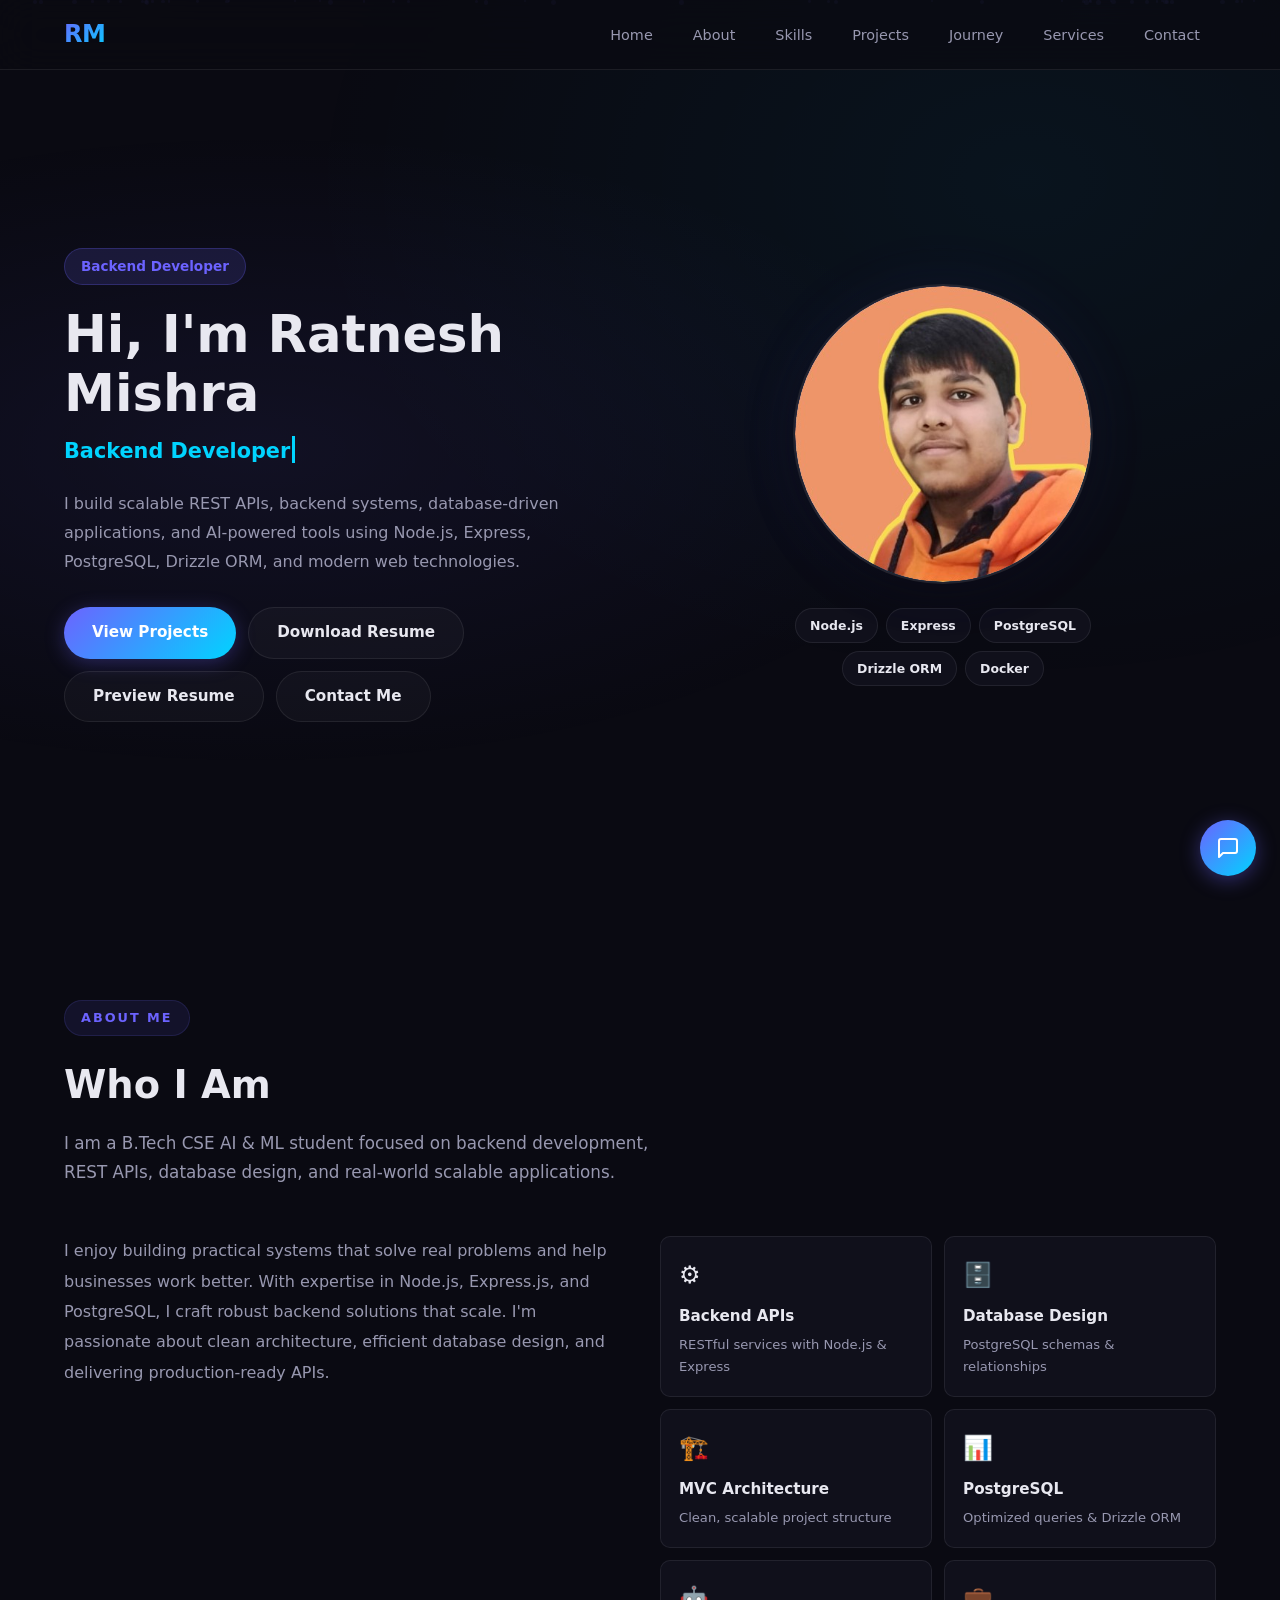
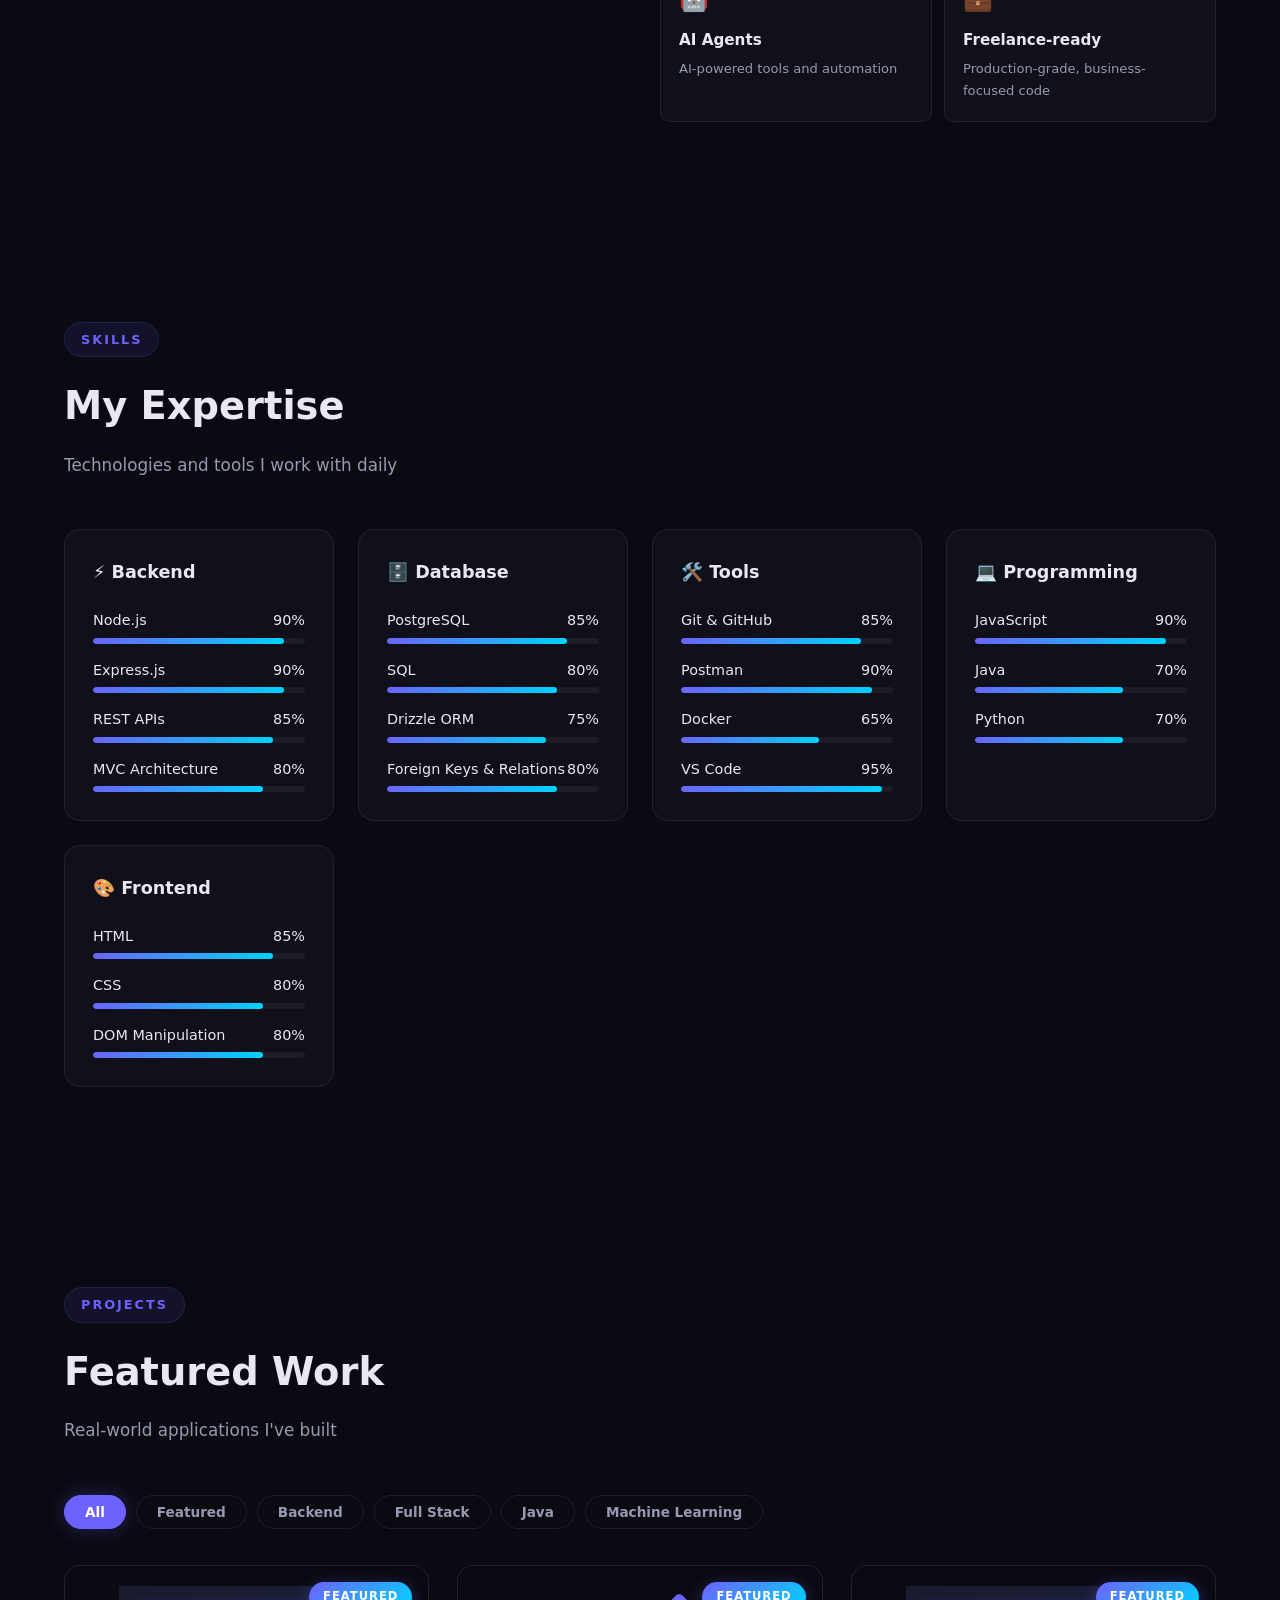
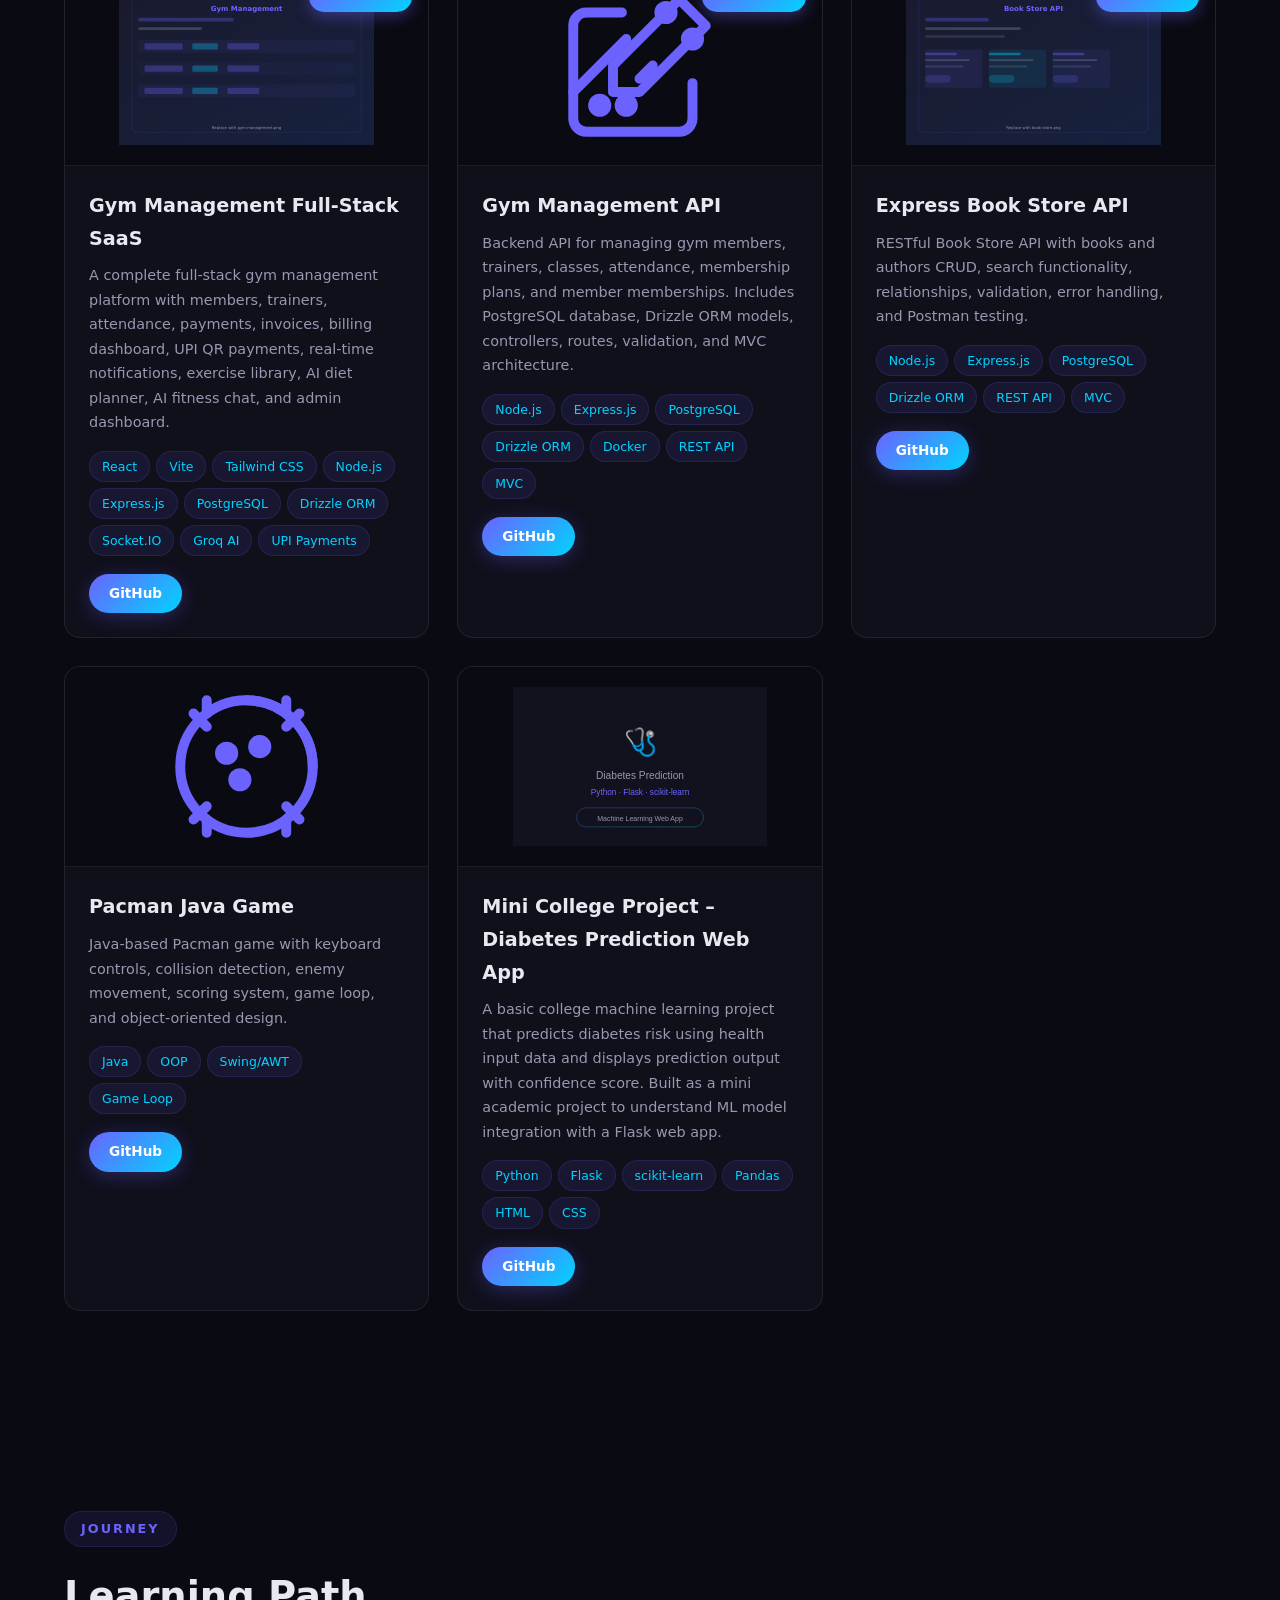
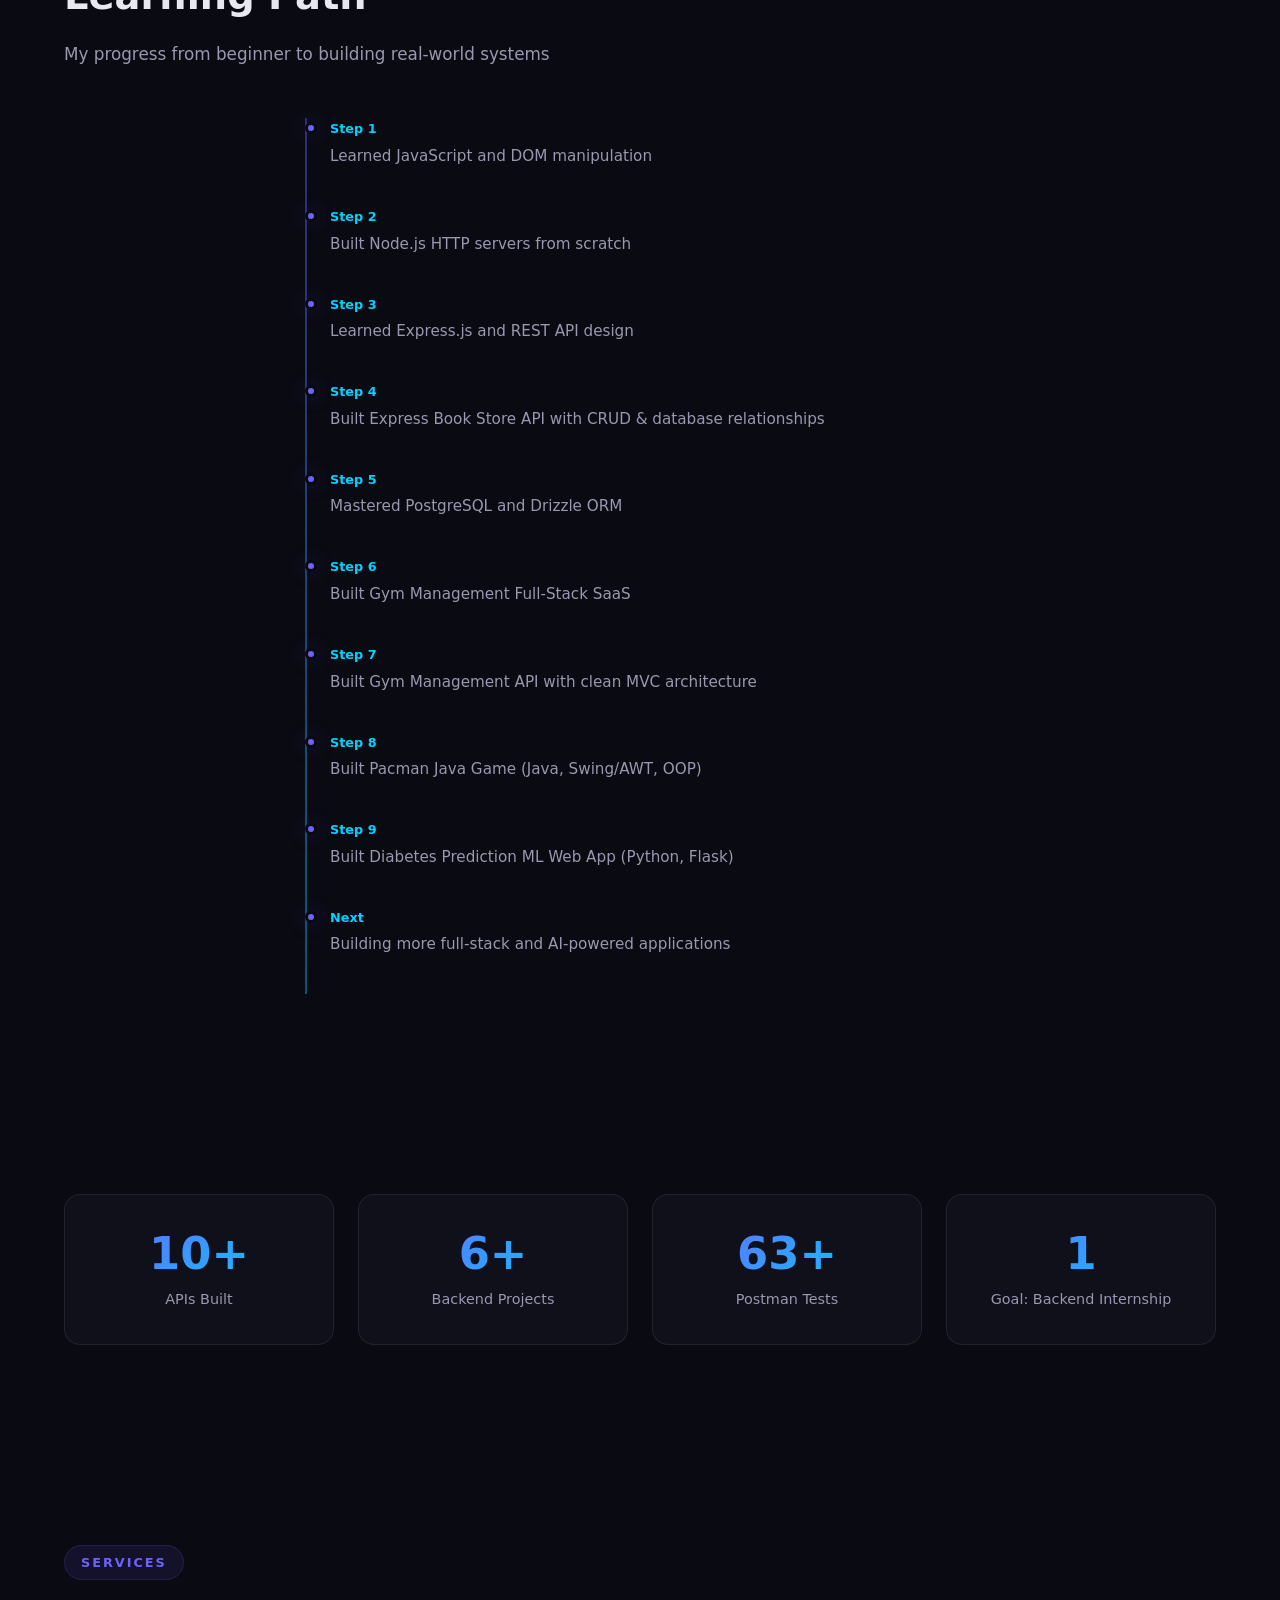
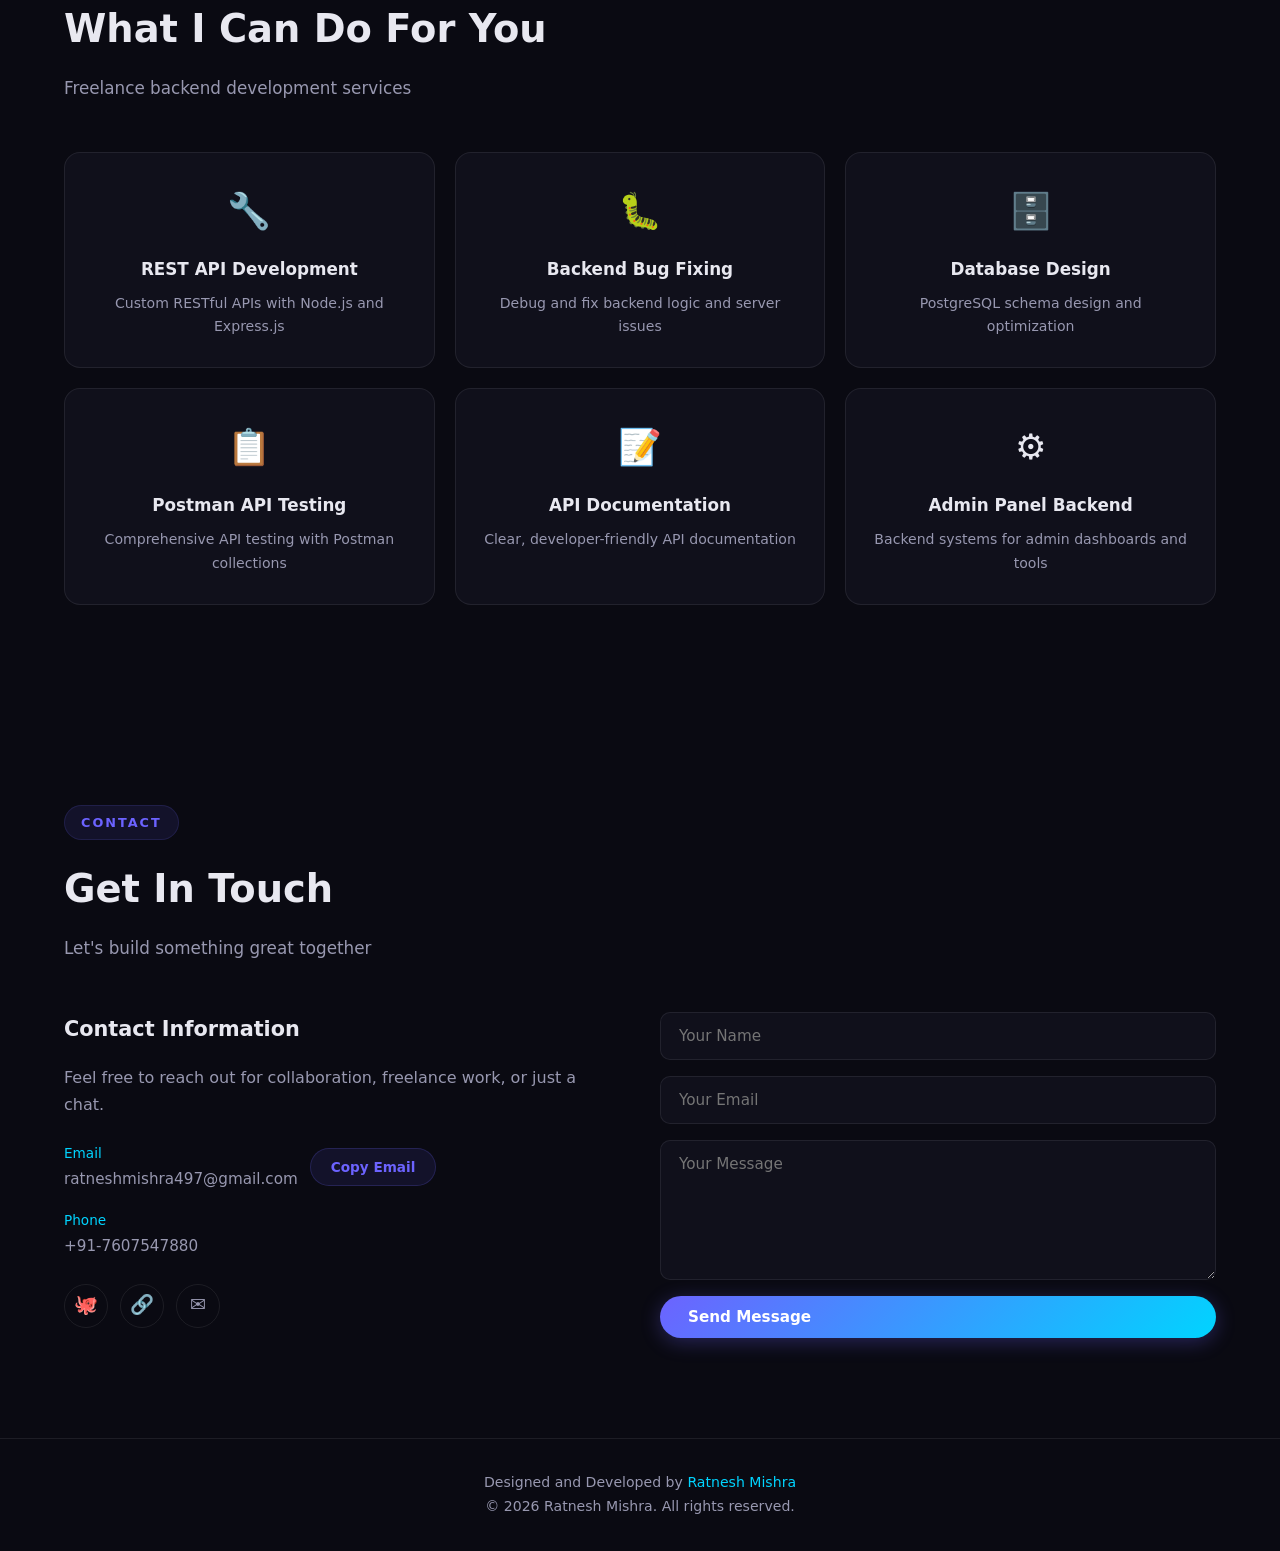
<file: index.html>
<!DOCTYPE html>
<html lang="en">
<head>
  <meta charset="UTF-8">
  <meta name="viewport" content="width=device-width, initial-scale=1.0">
  <title>Ratnesh Mishra | Full Stack Developer Portfolio</title>
  <meta name="description" content="Ratnesh Mishra — Full Stack & Backend Developer specializing in Node.js, Express.js, React, PostgreSQL, REST APIs, and Docker. View portfolio, projects, and resume.">
  <meta name="keywords" content="Full Stack Developer, Backend Developer, Node.js, Express.js, React.js, PostgreSQL, REST API, JavaScript, Docker, Python, Drizzle ORM, Portfolio">
  <meta name="author" content="Ratnesh Mishra">
  <meta name="robots" content="index, follow">
  <meta property="og:title" content="Ratnesh Mishra | Full Stack Developer Portfolio">
  <meta property="og:description" content="Full Stack & Backend Developer specializing in Node.js, Express.js, React, PostgreSQL, REST APIs, and Docker.">
  <meta property="og:type" content="website">
  <meta property="og:url" content="https://ratnesh-mishra-portfolio.netlify.app">
  <meta property="og:image" content="./assets/Ratnesh.jpg">
  <meta name="twitter:card" content="summary_large_image">
  <link rel="icon" type="image/svg+xml" href="data:image/svg+xml,%3Csvg xmlns='http://www.w3.org/2000/svg' viewBox='0 0 32 32'%3E%3Crect width='32' height='32' rx='6' fill='%236c63ff'/%3E%3Ctext x='16' y='22' font-size='18' font-weight='bold' text-anchor='middle' fill='white' font-family='sans-serif'%3ERM%3C/text%3E%3C/svg%3E">
  <link rel="stylesheet" href="./style.css">
  <link rel="stylesheet" href="./chatbot.css">
</head>
<body>

<!-- ==================== PRELOADER ==================== -->
<div class="preloader" id="preloader">
  <div class="preloader-spinner"></div>
  <p>Loading Ratnesh Portfolio...</p>
</div>

<!-- ==================== PARTICLES ==================== -->
<div class="particles" id="particles"></div>

<!-- ==================== NAVBAR ==================== -->
<nav class="navbar" id="navbar">
  <div class="container">
    <!-- EDIT: Change logo text if needed -->
    <a href="#home" class="nav-logo" aria-label="Home">RM</a>
    <ul class="nav-links" id="navLinks">
      <li><a href="#home" class="active">Home</a></li>
      <li><a href="#about">About</a></li>
      <li><a href="#skills">Skills</a></li>
      <li><a href="#projects">Projects</a></li>
      <li><a href="#journey">Journey</a></li>
      <li><a href="#services">Services</a></li>
      <li><a href="#contact">Contact</a></li>
    </ul>
    <button class="hamburger" id="hamburger" aria-label="Toggle navigation menu" aria-expanded="false">☰</button>
  </div>
</nav>

<!-- ==================== HERO ==================== -->
<section class="hero" id="home">
  <div class="hero-bg"></div>
  <div class="container">
    <div class="hero-text">
      <span class="badge">Backend Developer</span>
      <!-- EDIT: Change your name -->
      <h1>Hi, I'm Ratnesh Mishra</h1>
      <div class="typing-wrapper">
        <span class="typed-text" id="typed-text"></span><span class="cursor"></span>
      </div>
      <p class="hero-description">
        I build scalable REST APIs, backend systems, database-driven applications, and AI-powered tools
        using Node.js, Express, PostgreSQL, Drizzle ORM, and modern web technologies.
      </p>
      <div class="hero-buttons">
        <a href="#projects" class="btn btn-primary">View Projects</a>
        <a href="./assets/resume.pdf" class="btn btn-outline" target="_blank" rel="noopener noreferrer" download>Download Resume</a>
        <a href="./assets/resume.pdf" class="btn btn-outline" target="_blank" rel="noopener noreferrer">Preview Resume</a>
        <a href="#contact" class="btn btn-outline">Contact Me</a>
      </div>
    </div>

    <div class="hero-profile">
      <div class="profile-card" id="profileCard">
        <div class="profile-card-inner" id="profileCardInner">
          <img src="./assets/Ratnesh.jpg" alt="Ratnesh Mishra — Full Stack Developer" id="profileImg" onerror="this.onerror=null; this.parentElement.innerHTML='<div class=\'avatar-fallback\'><svg width=\'80\' height=\'80\' viewBox=\'0 0 24 24\' fill=\'none\' stroke=\'currentColor\' stroke-width=\'1.5\' stroke-linecap=\'round\' stroke-linejoin=\'round\'><path d=\'M20 21v-2a4 4 0 0 0-4-4H8a4 4 0 0 0-4 4v2\'/><circle cx=\'12\' cy=\'7\' r=\'4\'/></svg><span>RM</span></div>'">
        </div>
        <div class="profile-card-glow"></div>
        <div class="profile-card-ring"></div>
      </div>
      <div class="tech-strip">
        <span>Node.js</span>
        <span>Express</span>
        <span>PostgreSQL</span>
        <span>Drizzle ORM</span>
        <span>Docker</span>
      </div>
    </div>
  </div>
</section>

<!-- ==================== ABOUT ==================== -->
<section class="section" id="about">
  <div class="container">
    <span class="section-label reveal">About Me</span>
    <h2 class="section-title reveal">Who I Am</h2>
    <!-- EDIT: Update the about text -->
    <p class="section-subtitle reveal">
      I am a B.Tech CSE AI & ML student focused on backend development, REST APIs, database design,
      and real-world scalable applications.
    </p>

    <div class="about-grid">
      <div class="about-text reveal">
        <p>
          I enjoy building practical systems that solve real problems and help businesses work better.
          With expertise in Node.js, Express.js, and PostgreSQL, I craft robust backend solutions
          that scale. I'm passionate about clean architecture, efficient database design, and
          delivering production-ready APIs.
        </p>
      </div>
      <div class="about-highlights reveal">
        <div class="highlight-card">
          <div class="icon">⚙️</div>
          <h4>Backend APIs</h4>
          <p>RESTful services with Node.js & Express</p>
        </div>
        <div class="highlight-card">
          <div class="icon">🗄️</div>
          <h4>Database Design</h4>
          <p>PostgreSQL schemas & relationships</p>
        </div>
        <div class="highlight-card">
          <div class="icon">🏗️</div>
          <h4>MVC Architecture</h4>
          <p>Clean, scalable project structure</p>
        </div>
        <div class="highlight-card">
          <div class="icon">📊</div>
          <h4>PostgreSQL</h4>
          <p>Optimized queries & Drizzle ORM</p>
        </div>
        <div class="highlight-card">
          <div class="icon">🤖</div>
          <h4>AI Agents</h4>
          <p>AI-powered tools and automation</p>
        </div>
        <div class="highlight-card">
          <div class="icon">💼</div>
          <h4>Freelance-ready</h4>
          <p>Production-grade, business-focused code</p>
        </div>
      </div>
    </div>
  </div>
</section>

<!-- ==================== SKILLS ==================== -->
<section class="section" id="skills">
  <div class="container">
    <span class="section-label reveal">Skills</span>
    <h2 class="section-title reveal">My Expertise</h2>
    <p class="section-subtitle reveal">Technologies and tools I work with daily</p>

    <div class="skills-grid">
      <!-- Backend -->
      <div class="skill-group reveal">
        <h3>⚡ Backend</h3>
        <div class="skill-items">
          <div class="skill-item">
            <div class="name"><span>Node.js</span><span>90%</span></div>
            <div class="bar"><div class="bar-fill" data-width="90"></div></div>
          </div>
          <div class="skill-item">
            <div class="name"><span>Express.js</span><span>90%</span></div>
            <div class="bar"><div class="bar-fill" data-width="90"></div></div>
          </div>
          <div class="skill-item">
            <div class="name"><span>REST APIs</span><span>85%</span></div>
            <div class="bar"><div class="bar-fill" data-width="85"></div></div>
          </div>
          <div class="skill-item">
            <div class="name"><span>MVC Architecture</span><span>80%</span></div>
            <div class="bar"><div class="bar-fill" data-width="80"></div></div>
          </div>
        </div>
      </div>

      <!-- Database -->
      <div class="skill-group reveal">
        <h3>🗄️ Database</h3>
        <div class="skill-items">
          <div class="skill-item">
            <div class="name"><span>PostgreSQL</span><span>85%</span></div>
            <div class="bar"><div class="bar-fill" data-width="85"></div></div>
          </div>
          <div class="skill-item">
            <div class="name"><span>SQL</span><span>80%</span></div>
            <div class="bar"><div class="bar-fill" data-width="80"></div></div>
          </div>
          <div class="skill-item">
            <div class="name"><span>Drizzle ORM</span><span>75%</span></div>
            <div class="bar"><div class="bar-fill" data-width="75"></div></div>
          </div>
          <div class="skill-item">
            <div class="name"><span>Foreign Keys & Relations</span><span>80%</span></div>
            <div class="bar"><div class="bar-fill" data-width="80"></div></div>
          </div>
        </div>
      </div>

      <!-- Tools -->
      <div class="skill-group reveal">
        <h3>🛠️ Tools</h3>
        <div class="skill-items">
          <div class="skill-item">
            <div class="name"><span>Git & GitHub</span><span>85%</span></div>
            <div class="bar"><div class="bar-fill" data-width="85"></div></div>
          </div>
          <div class="skill-item">
            <div class="name"><span>Postman</span><span>90%</span></div>
            <div class="bar"><div class="bar-fill" data-width="90"></div></div>
          </div>
          <div class="skill-item">
            <div class="name"><span>Docker</span><span>65%</span></div>
            <div class="bar"><div class="bar-fill" data-width="65"></div></div>
          </div>
          <div class="skill-item">
            <div class="name"><span>VS Code</span><span>95%</span></div>
            <div class="bar"><div class="bar-fill" data-width="95"></div></div>
          </div>
        </div>
      </div>

      <!-- Programming -->
      <div class="skill-group reveal">
        <h3>💻 Programming</h3>
        <div class="skill-items">
          <div class="skill-item">
            <div class="name"><span>JavaScript</span><span>90%</span></div>
            <div class="bar"><div class="bar-fill" data-width="90"></div></div>
          </div>
          <div class="skill-item">
            <div class="name"><span>Java</span><span>70%</span></div>
            <div class="bar"><div class="bar-fill" data-width="70"></div></div>
          </div>
          <div class="skill-item">
            <div class="name"><span>Python</span><span>70%</span></div>
            <div class="bar"><div class="bar-fill" data-width="70"></div></div>
          </div>
        </div>
      </div>

      <!-- Frontend -->
      <div class="skill-group reveal">
        <h3>🎨 Frontend</h3>
        <div class="skill-items">
          <div class="skill-item">
            <div class="name"><span>HTML</span><span>85%</span></div>
            <div class="bar"><div class="bar-fill" data-width="85"></div></div>
          </div>
          <div class="skill-item">
            <div class="name"><span>CSS</span><span>80%</span></div>
            <div class="bar"><div class="bar-fill" data-width="80"></div></div>
          </div>
          <div class="skill-item">
            <div class="name"><span>DOM Manipulation</span><span>80%</span></div>
            <div class="bar"><div class="bar-fill" data-width="80"></div></div>
          </div>
        </div>
      </div>
    </div>
  </div>
</section>

<!-- ==================== PROJECTS ==================== -->
<section class="section" id="projects">
  <div class="container">
    <span class="section-label reveal">Projects</span>
    <h2 class="section-title reveal">Featured Work</h2>
    <p class="section-subtitle reveal">Real-world applications I've built</p>

    <div class="project-filters reveal" id="projectFilters">
      <button class="filter-btn active" data-filter="all">All</button>
      <button class="filter-btn" data-filter="featured">Featured</button>
      <button class="filter-btn" data-filter="backend">Backend</button>
      <button class="filter-btn" data-filter="fullstack">Full Stack</button>
      <button class="filter-btn" data-filter="java">Java</button>
      <button class="filter-btn" data-filter="ml">Machine Learning</button>
    </div>

    <div class="projects-grid" id="projectsGrid">

      <!-- Project 1: Gym Management Full-Stack SaaS (Main Featured) -->
      <div class="project-card reveal" data-category="fullstack" data-featured="true">
        <div class="project-featured">Featured</div>
        <div class="project-img-wrapper">
          <img src="./assets/gym-management.svg" alt="Gym Management Full-Stack SaaS dashboard preview" loading="lazy">
        </div>
        <div class="project-body">
          <h3>Gym Management Full-Stack SaaS</h3>
          <p>A complete full-stack gym management platform with members, trainers, attendance, payments, invoices, billing dashboard, UPI QR payments, real-time notifications, exercise library, AI diet planner, AI fitness chat, and admin dashboard.</p>
          <div class="project-tags">
            <span>React</span><span>Vite</span><span>Tailwind CSS</span>
            <span>Node.js</span><span>Express.js</span><span>PostgreSQL</span>
            <span>Drizzle ORM</span><span>Socket.IO</span><span>Groq AI</span><span>UPI Payments</span>
          </div>
          <div class="project-links">
            <a href="https://github.com/Ratnesh899/gym-fullstack-management-website" class="btn btn-primary btn-sm" target="_blank" rel="noopener noreferrer">GitHub</a>
          </div>
        </div>
      </div>

      <!-- Project 2: Gym Management API (Featured) -->
      <div class="project-card reveal" data-category="backend" data-featured="true">
        <div class="project-featured">Featured</div>
        <div class="project-img-wrapper">
          <img src="./assets/gym-management-api.svg" alt="Gym Management API architecture diagram" loading="lazy">
        </div>
        <div class="project-body">
          <h3>Gym Management API</h3>
          <p>Backend API for managing gym members, trainers, classes, attendance, membership plans, and member memberships. Includes PostgreSQL database, Drizzle ORM models, controllers, routes, validation, and MVC architecture.</p>
          <div class="project-tags">
            <span>Node.js</span><span>Express.js</span><span>PostgreSQL</span>
            <span>Drizzle ORM</span><span>Docker</span><span>REST API</span><span>MVC</span>
          </div>
          <div class="project-links">
            <a href="https://github.com/Ratnesh899/gym-management-api" class="btn btn-primary btn-sm" target="_blank" rel="noopener noreferrer">GitHub</a>
          </div>
        </div>
      </div>

      <!-- Project 3: Express Book Store API (Featured) -->
      <div class="project-card reveal" data-category="backend" data-featured="true">
        <div class="project-featured">Featured</div>
        <div class="project-img-wrapper">
          <img src="./assets/book-store.svg" alt="Express Book Store API data flow diagram" loading="lazy">
        </div>
        <div class="project-body">
          <h3>Express Book Store API</h3>
          <p>RESTful Book Store API with books and authors CRUD, search functionality, relationships, validation, error handling, and Postman testing.</p>
          <div class="project-tags">
            <span>Node.js</span><span>Express.js</span><span>PostgreSQL</span>
            <span>Drizzle ORM</span><span>REST API</span><span>MVC</span>
          </div>
          <div class="project-links">
            <a href="https://github.com/Ratnesh899/express-book-store" class="btn btn-primary btn-sm" target="_blank" rel="noopener noreferrer">GitHub</a>
          </div>
        </div>
      </div>

      <!-- Project 4: Pacman Java Game -->
      <div class="project-card reveal" data-category="java">
        <div class="project-img-wrapper">
          <img src="./assets/pacman.svg" alt="Pacman Java Game screenshot" loading="lazy" onerror="this.onerror=null; this.src='data:image/svg+xml,%3Csvg xmlns=%27http://www.w3.org/2000/svg%27 width=%27200%27 height=%27200%27 viewBox=%270 0 24 24%27 fill=%27none%27 stroke=%27%236c63ff%27 stroke-width=%271.5%27 stroke-linecap=%27round%27 stroke-linejoin=%27round%27%3E%3Ccircle cx=%2712%27 cy=%2712%27 r=%2710%27/%3E%3Cpath d=%27M12 2a10 10 0 0 1 10 10%27/%3E%3C/svg%3E'">
        </div>
        <div class="project-body">
          <h3>Pacman Java Game</h3>
          <p>Java-based Pacman game with keyboard controls, collision detection, enemy movement, scoring system, game loop, and object-oriented design.</p>
          <div class="project-tags">
            <span>Java</span><span>OOP</span><span>Swing/AWT</span><span>Game Loop</span>
          </div>
          <div class="project-links">
            <a href="https://github.com/Ratnesh899/pacman-java-game" class="btn btn-primary btn-sm" target="_blank" rel="noopener noreferrer">GitHub</a>
          </div>
        </div>
      </div>

      <!-- Project 5: Mini College Project – Diabetes Prediction Web App -->
      <div class="project-card reveal" data-category="ml">
        <div class="project-img-wrapper">
          <img src="./assets/diabetes-prediction.svg" alt="Diabetes Prediction Web App — ML health predictor interface" loading="lazy" onerror="this.onerror=null; this.src='data:image/svg+xml,%3Csvg xmlns=%27http://www.w3.org/2000/svg%27 width=%27200%27 height=%27200%27 viewBox=%270 0 24 24%27 fill=%27none%27 stroke=%27%236c63ff%27 stroke-width=%271.5%27 stroke-linecap=%27round%27 stroke-linejoin=%27round%27%3E%3Cpath d=%27M22 12h-4l-3 9L9 3l-3 9H2%27/%3E%3C/svg%3E'">
        </div>
        <div class="project-body">
          <h3>Mini College Project – Diabetes Prediction Web App</h3>
          <p>A basic college machine learning project that predicts diabetes risk using health input data and displays prediction output with confidence score. Built as a mini academic project to understand ML model integration with a Flask web app.</p>
          <div class="project-tags">
            <span>Python</span><span>Flask</span><span>scikit-learn</span>
            <span>Pandas</span><span>HTML</span><span>CSS</span>
          </div>
          <div class="project-links">
            <a href="https://github.com/Ratnesh899" class="btn btn-primary btn-sm" target="_blank" rel="noopener noreferrer">GitHub</a>
          </div>
        </div>
      </div>

    </div>
  </div>
</section>

<!-- ==================== JOURNEY ==================== -->
<section class="section" id="journey">
  <div class="container">
    <span class="section-label reveal">Journey</span>
    <h2 class="section-title reveal">Learning Path</h2>
    <p class="section-subtitle reveal">My progress from beginner to building real-world systems</p>

    <div class="timeline reveal">
      <div class="timeline-item">
        <div class="date">Step 1</div>
        <p>Learned JavaScript and DOM manipulation</p>
      </div>
      <div class="timeline-item">
        <div class="date">Step 2</div>
        <p>Built Node.js HTTP servers from scratch</p>
      </div>
      <div class="timeline-item">
        <div class="date">Step 3</div>
        <p>Learned Express.js and REST API design</p>
      </div>
      <div class="timeline-item">
        <div class="date">Step 4</div>
        <p>Built Express Book Store API with CRUD & database relationships</p>
      </div>
      <div class="timeline-item">
        <div class="date">Step 5</div>
        <p>Mastered PostgreSQL and Drizzle ORM</p>
      </div>
      <div class="timeline-item">
        <div class="date">Step 6</div>
        <p>Built Gym Management Full-Stack SaaS</p>
      </div>
      <div class="timeline-item">
        <div class="date">Step 7</div>
        <p>Built Gym Management API with clean MVC architecture</p>
      </div>
      <div class="timeline-item">
        <div class="date">Step 8</div>
        <p>Built Pacman Java Game (Java, Swing/AWT, OOP)</p>
      </div>
      <div class="timeline-item">
        <div class="date">Step 9</div>
        <p>Built Diabetes Prediction ML Web App (Python, Flask)</p>
      </div>
      <div class="timeline-item">
        <div class="date">Next</div>
        <p>Building more full-stack and AI-powered applications</p>
      </div>
    </div>
  </div>
</section>

<!-- ==================== STATS ==================== -->
<section class="section" id="stats">
  <div class="container">
    <!-- EDIT: Update stats numbers -->
    <div class="stats-grid reveal">
      <div class="stat-card">
        <div class="stat-number" data-target="10" data-suffix="+">0</div>
        <div class="stat-label">APIs Built</div>
      </div>
      <div class="stat-card">
        <div class="stat-number" data-target="6" data-suffix="+">0</div>
        <div class="stat-label">Backend Projects</div>
      </div>
      <div class="stat-card">
        <div class="stat-number" data-target="100" data-suffix="+">0</div>
        <div class="stat-label">Postman Tests</div>
      </div>
      <div class="stat-card">
        <div class="stat-number" data-target="1" data-suffix="">0</div>
        <div class="stat-label">Goal: Backend Internship</div>
      </div>
    </div>
  </div>
</section>

<!-- ==================== SERVICES ==================== -->
<section class="section" id="services">
  <div class="container">
    <span class="section-label reveal">Services</span>
    <h2 class="section-title reveal">What I Can Do For You</h2>
    <p class="section-subtitle reveal">Freelance backend development services</p>

    <div class="services-grid">
      <div class="service-card reveal">
        <div class="icon">🔧</div>
        <h4>REST API Development</h4>
        <p>Custom RESTful APIs with Node.js and Express.js</p>
      </div>
      <div class="service-card reveal">
        <div class="icon">🐛</div>
        <h4>Backend Bug Fixing</h4>
        <p>Debug and fix backend logic and server issues</p>
      </div>
      <div class="service-card reveal">
        <div class="icon">🗄️</div>
        <h4>Database Design</h4>
        <p>PostgreSQL schema design and optimization</p>
      </div>
      <div class="service-card reveal">
        <div class="icon">📋</div>
        <h4>Postman API Testing</h4>
        <p>Comprehensive API testing with Postman collections</p>
      </div>
      <div class="service-card reveal">
        <div class="icon">📝</div>
        <h4>API Documentation</h4>
        <p>Clear, developer-friendly API documentation</p>
      </div>
      <div class="service-card reveal">
        <div class="icon">⚙️</div>
        <h4>Admin Panel Backend</h4>
        <p>Backend systems for admin dashboards and tools</p>
      </div>
    </div>
  </div>
</section>

<!-- ==================== CONTACT ==================== -->
<section class="section" id="contact">
  <div class="container">
    <span class="section-label reveal">Contact</span>
    <h2 class="section-title reveal">Get In Touch</h2>
    <!-- EDIT: Update subtitle as needed -->
    <p class="section-subtitle reveal">Let's build something great together</p>

    <div class="contact-grid">
      <div class="contact-info reveal">
        <h3>Contact Information</h3>
        <p>Feel free to reach out for collaboration, freelance work, or just a chat.</p>

        <!-- EDIT: Update email -->
        <div class="contact-item">
          <div><div class="label">Email</div>
          <div class="value">ratneshmishra497@gmail.com</div></div>
          <button class="copy-btn" id="copyEmail">Copy Email</button>
        </div>

        <!-- EDIT: Update phone number -->
        <div class="contact-item">
          <div><div class="label">Phone</div>
          <div class="value">+91-7607547880</div></div>
        </div>

        <!-- EDIT: Update social links -->
        <div class="social-links">
          <a href="https://github.com/Ratnesh899" target="_blank" rel="noopener noreferrer" title="GitHub" aria-label="GitHub profile">🐙</a>
          <a href="https://www.linkedin.com/in/ratnesh-mishra-595a00312/" target="_blank" rel="noopener noreferrer" title="LinkedIn" aria-label="LinkedIn profile">🔗</a>
          <a href="mailto:ratneshmishra497@gmail.com" title="Email" aria-label="Send email">✉️</a>
        </div>
      </div>

      <form class="contact-form reveal" id="contactForm">
        <input type="text" placeholder="Your Name" required>
        <input type="email" placeholder="Your Email" required>
        <textarea placeholder="Your Message" required></textarea>
        <button type="submit" class="btn btn-primary">Send Message</button>
      </form>
    </div>
  </div>
</section>

<!-- ==================== FOOTER ==================== -->
<footer class="footer">
  <div class="container">
    <!-- EDIT: Update credit text -->
    <p>Designed and Developed by <span class="highlight">Ratnesh Mishra</span></p>
    <p>&copy; 2026 Ratnesh Mishra. All rights reserved.</p>
  </div>
</footer>

<!-- ==================== TOAST ==================== -->
<div class="toast" id="formToast">Message sent! I'll get back to you soon.</div>

<script src="./script.js"></script>
<script src="./chatbot.js"></script>
</body>
</html>
</file>
<file: style.css>
/* ========== CUSTOMIZATION: Edit colors here ========== */
:root {
  --bg-primary: #0a0a12;
  --bg-secondary: #12121e;
  --bg-card: rgba(18, 18, 30, 0.8);
  --text-primary: #e8e8f0;
  --text-secondary: #9898b0;
  --accent: #6c63ff;
  --accent-secondary: #00d4ff;
  --accent-glow: rgba(108, 99, 255, 0.3);
  --accent-gradient: linear-gradient(135deg, #6c63ff, #00d4ff);
  --border-glass: rgba(255, 255, 255, 0.08);
  --shadow-glow: 0 0 30px rgba(108, 99, 255, 0.15);
  --font-main: 'Segoe UI', system-ui, -apple-system, sans-serif;
  --font-mono: 'Fira Code', 'Cascadia Code', monospace;
  --nav-height: 70px;
  --radius: 16px;
  --radius-sm: 10px;
}

/* ========== Reset ========== */
*, *::before, *::after { margin: 0; padding: 0; box-sizing: border-box; }

html { scroll-behavior: smooth; }

::-webkit-scrollbar { width: 6px; }
::-webkit-scrollbar-track { background: var(--bg-primary); }
::-webkit-scrollbar-thumb { background: rgba(108,99,255,0.3); border-radius: 10px; }
::-webkit-scrollbar-thumb:hover { background: rgba(108,99,255,0.5); }

body {
  font-family: var(--font-main);
  background: var(--bg-primary);
  color: var(--text-primary);
  line-height: 1.7;
  overflow-x: hidden;
}

a { text-decoration: none; color: inherit; }
img { max-width: 100%; display: block; }
button { cursor: pointer; font-family: inherit; border: none; background: none; }
input, textarea { font-family: inherit; outline: none; }

:focus-visible {
  outline: 2px solid var(--accent);
  outline-offset: 3px;
  border-radius: 4px;
}

.container { max-width: 1200px; margin: 0 auto; padding: 0 24px; }

/* ========== Preloader ========== */
.preloader {
  position: fixed; inset: 0; z-index: 99999;
  background: var(--bg-primary);
  display: flex; flex-direction: column; align-items: center; justify-content: center;
  transition: opacity 0.6s ease, visibility 0.6s ease;
}

.preloader.hidden { opacity: 0; visibility: hidden; pointer-events: none; }

.preloader-spinner {
  width: 50px; height: 50px;
  border: 3px solid var(--border-glass);
  border-top-color: var(--accent);
  border-radius: 50%;
  animation: spin 0.8s linear infinite;
  margin-bottom: 16px;
}

@keyframes spin { to { transform: rotate(360deg); } }

.preloader p { color: var(--text-secondary); font-size: 0.95rem; letter-spacing: 1px; }

/* ========== Navbar ========== */
.navbar {
  position: fixed; top: 0; left: 0; right: 0; z-index: 1000;
  height: var(--nav-height);
  background: rgba(10, 10, 18, 0.7);
  backdrop-filter: blur(20px);
  -webkit-backdrop-filter: blur(20px);
  border-bottom: 1px solid var(--border-glass);
  transition: box-shadow 0.3s ease;
}

.navbar.scrolled { box-shadow: 0 4px 30px rgba(0, 0, 0, 0.3); }

.navbar .container {
  display: flex; align-items: center; justify-content: space-between;
  height: 100%;
}

.nav-logo {
  font-size: 1.5rem; font-weight: 800;
  background: var(--accent-gradient);
  -webkit-background-clip: text;
  -webkit-text-fill-color: transparent;
  background-clip: text;
  letter-spacing: -0.5px;
}

.nav-links {
  display: flex; gap: 8px; list-style: none;
}

.nav-links a {
  padding: 8px 16px; border-radius: var(--radius-sm);
  font-size: 0.9rem; font-weight: 500;
  color: var(--text-secondary);
  transition: all 0.3s ease;
  position: relative;
}

.nav-links a:hover, .nav-links a.active {
  color: var(--text-primary);
  background: rgba(108, 99, 255, 0.1);
}

.hamburger {
  display: none; font-size: 1.5rem; color: var(--text-primary);
  padding: 8px; border-radius: var(--radius-sm);
  transition: background 0.3s;
}

.hamburger:hover { background: rgba(255,255,255,0.05); }

/* ========== Hero ========== */
.hero {
  min-height: 100vh;
  display: flex; align-items: center;
  padding-top: var(--nav-height);
  position: relative;
  overflow: hidden;
}

.hero-bg {
  position: absolute; inset: 0;
  background: radial-gradient(ellipse at 20% 50%, rgba(108,99,255,0.08) 0%, transparent 50%),
              radial-gradient(ellipse at 80% 20%, rgba(0,212,255,0.05) 0%, transparent 50%);
  pointer-events: none;
}

.hero .container {
  display: grid; grid-template-columns: 1fr 1fr; gap: 60px;
  align-items: center; position: relative; z-index: 1;
}

.hero-text .badge {
  display: inline-block;
  padding: 6px 16px;
  border-radius: 50px;
  background: rgba(108,99,255,0.15);
  border: 1px solid rgba(108,99,255,0.25);
  color: var(--accent);
  font-size: 0.85rem; font-weight: 600;
  margin-bottom: 20px;
}

.hero-text h1 {
  font-size: 3.2rem; font-weight: 800;
  line-height: 1.15;
  margin-bottom: 12px;
}

.typing-wrapper {
  font-size: 1.3rem; color: var(--text-secondary);
  margin-bottom: 20px; min-height: 36px;
}

.typing-wrapper .typed-text { color: var(--accent-secondary); font-weight: 600; }

.cursor {
  display: inline-block; width: 3px; height: 1.3em;
  background: var(--accent-secondary);
  margin-left: 2px; vertical-align: text-bottom;
  animation: blink 0.7s step-end infinite;
}

@keyframes blink { 50% { opacity: 0; } }

.hero-description {
  color: var(--text-secondary);
  font-size: 1rem; line-height: 1.8;
  margin-bottom: 30px; max-width: 520px;
}

.hero-buttons { display: flex; gap: 12px; flex-wrap: wrap; }

.btn {
  padding: 12px 28px; border-radius: 50px; font-size: 0.95rem;
  font-weight: 600; transition: all 0.3s ease;
  display: inline-flex; align-items: center; gap: 8px;
}

.btn-primary {
  background: var(--accent-gradient);
  color: #fff; box-shadow: 0 4px 20px var(--accent-glow);
}

.btn-primary:hover {
  transform: translateY(-2px);
  box-shadow: 0 6px 28px var(--accent-glow);
}

.btn-outline {
  border: 1px solid var(--border-glass);
  color: var(--text-primary);
  background: rgba(255,255,255,0.03);
}

.btn-outline:hover {
  border-color: var(--accent);
  background: rgba(108,99,255,0.1);
  transform: translateY(-2px);
}

.hero-profile {
  display: flex; flex-direction: column; align-items: center; justify-content: center;
}

.profile-card {
  position: relative;
  width: 300px; height: 300px;
  border-radius: 50%;
  background: var(--bg-card);
  border: 2px solid var(--border-glass);
  overflow: hidden;
  transform-style: preserve-3d;
  perspective: 1200px;
  transition: transform 0.1s ease;
  cursor: pointer;
  box-shadow: 0 8px 40px rgba(0,0,0,0.4), 0 0 60px rgba(108,99,255,0.1);
}

.profile-card-inner {
  width: 100%; height: 100%;
  position: relative;
  transform-style: preserve-3d;
  border-radius: 50%;
  overflow: hidden;
}

.profile-card img {
  width: 100%; height: 100%;
  object-fit: cover;
  object-position: center;
  border-radius: 50%;
  transition: transform 0.4s ease;
}

.profile-card:hover img {
  transform: scale(1.05);
}

.profile-card-glow {
  position: absolute; inset: -4px;
  border-radius: 50%;
  background: var(--accent-gradient);
  z-index: -1;
  opacity: 0.5;
  filter: blur(18px);
  animation: glow-pulse 3s ease-in-out infinite;
}

@keyframes glow-pulse {
  0%, 100% { opacity: 0.35; filter: blur(18px); }
  50% { opacity: 0.7; filter: blur(25px); }
}

.profile-card-ring {
  position: absolute;
  inset: -3px;
  border-radius: 50%;
  border: 2px solid transparent;
  background: var(--accent-gradient) border-box;
  -webkit-mask: linear-gradient(#fff 0 0) padding-box, linear-gradient(#fff 0 0);
  -webkit-mask-composite: xor;
  mask-composite: exclude;
  animation: ring-spin 4s linear infinite;
  pointer-events: none;
}

@keyframes ring-spin {
  to { transform: rotate(360deg); }
}

.avatar-fallback {
  width: 100%; height: 100%;
  display: flex; flex-direction: column;
  align-items: center; justify-content: center;
  background: var(--bg-card);
  color: var(--text-secondary);
  gap: 12px;
}

.avatar-fallback svg { width: 64px; height: 64px; opacity: 0.5; }
.avatar-fallback span {
  font-size: 1.2rem; font-weight: 700;
  color: var(--accent);
  letter-spacing: 1px;
}

.tech-strip {
  display: flex;
  flex-wrap: wrap;
  justify-content: center;
  gap: 8px;
  margin-top: 24px;
  max-width: 340px;
}

.tech-strip span {
  padding: 6px 14px;
  border-radius: 50px;
  background: var(--bg-card);
  border: 1px solid var(--border-glass);
  font-size: 0.78rem;
  font-weight: 600;
  color: var(--text-primary);
  transition: all 0.3s ease;
  white-space: nowrap;
}

.tech-strip span:hover {
  border-color: var(--accent);
  transform: translateY(-2px);
  box-shadow: 0 0 16px var(--accent-glow);
}

/* ========== Section Common ========== */
.section {
  padding: 100px 0;
  position: relative;
}

.section-label {
  display: inline-block;
  padding: 6px 16px;
  border-radius: 50px;
  background: rgba(108,99,255,0.1);
  border: 1px solid rgba(108,99,255,0.15);
  color: var(--accent);
  font-size: 0.8rem; font-weight: 600;
  text-transform: uppercase; letter-spacing: 2px;
  margin-bottom: 16px;
}

.section-title {
  font-size: 2.4rem; font-weight: 800;
  margin-bottom: 12px;
}

.section-subtitle {
  color: var(--text-secondary);
  font-size: 1.05rem;
  max-width: 600px;
  margin-bottom: 50px;
}

/* ========== About ========== */
.about-grid {
  display: grid; grid-template-columns: 1fr 1fr; gap: 40px;
}

.about-text p {
  color: var(--text-secondary);
  font-size: 1rem;
  line-height: 1.9;
}

.about-highlights {
  display: grid; grid-template-columns: 1fr 1fr; gap: 12px;
}

.highlight-card {
  padding: 18px;
  border-radius: var(--radius-sm);
  background: var(--bg-card);
  border: 1px solid var(--border-glass);
  transition: all 0.3s ease;
}

.highlight-card:hover {
  border-color: var(--accent);
  transform: translateY(-3px);
  box-shadow: var(--shadow-glow);
}

.highlight-card .icon { font-size: 1.5rem; margin-bottom: 8px; }
.highlight-card h4 { font-size: 0.95rem; margin-bottom: 4px; }
.highlight-card p { font-size: 0.82rem; color: var(--text-secondary); }

/* ========== Skills ========== */
.skills-grid {
  display: grid; grid-template-columns: repeat(auto-fit, minmax(240px, 1fr));
  gap: 24px;
}

.skill-group {
  padding: 28px;
  border-radius: var(--radius);
  background: var(--bg-card);
  border: 1px solid var(--border-glass);
  transition: all 0.3s ease;
}

.skill-group:hover {
  border-color: var(--accent);
  transform: translateY(-4px);
  box-shadow: var(--shadow-glow);
}

.skill-group h3 {
  font-size: 1.1rem; margin-bottom: 20px;
  display: flex; align-items: center; gap: 8px;
}

.skill-items { display: flex; flex-direction: column; gap: 14px; }

.skill-item { }

.skill-item .name {
  display: flex; justify-content: space-between;
  font-size: 0.9rem; margin-bottom: 5px;
}

.skill-item .bar {
  height: 6px; border-radius: 10px;
  background: rgba(255,255,255,0.06);
  overflow: hidden;
}

.skill-item .bar-fill {
  height: 100%; border-radius: 10px;
  background: var(--accent-gradient);
  width: 0;
  transition: width 1s ease;
}

/* ========== Project Filters ========== */
.project-filters {
  display: flex; flex-wrap: wrap; gap: 10px;
  margin-bottom: 36px;
}

.filter-btn {
  padding: 8px 20px;
  border-radius: 50px;
  border: 1px solid var(--border-glass);
  background: transparent;
  color: var(--text-secondary);
  font-size: 0.85rem; font-weight: 600;
  cursor: pointer;
  transition: all 0.3s ease;
}

.filter-btn:hover, .filter-btn.active {
  background: var(--accent);
  color: #fff;
  border-color: var(--accent);
  box-shadow: 0 0 20px var(--accent-glow);
}

/* ========== Projects ========== */
.projects-grid {
  display: grid; grid-template-columns: repeat(auto-fit, minmax(340px, 1fr));
  gap: 28px;
}

.project-card {
  border-radius: var(--radius);
  background: var(--bg-card);
  border: 1px solid var(--border-glass);
  overflow: hidden;
  transition: all 0.4s ease;
  transform-style: preserve-3d;
  perspective: 1000px;
  position: relative;
}

.project-card:hover {
  border-color: var(--accent);
  box-shadow: 0 0 40px var(--accent-glow), var(--shadow-glow);
  transform: translateY(-6px);
}

.project-img-wrapper {
  width: 100%; height: 200px;
  overflow: hidden;
  border-bottom: 1px solid var(--border-glass);
  background: var(--bg-primary);
}

.project-img-wrapper img {
  width: 100%; height: 100%;
  object-fit: contain;
  padding: 20px;
  transition: transform 0.5s ease;
}

.project-card:hover .project-img-wrapper img {
  transform: scale(1.08);
}

.project-featured {
  position: absolute;
  top: 16px; right: 16px;
  z-index: 2;
  padding: 5px 14px;
  border-radius: 50px;
  background: var(--accent-gradient);
  color: #fff;
  font-size: 0.72rem; font-weight: 700;
  text-transform: uppercase;
  letter-spacing: 1px;
  box-shadow: 0 4px 16px rgba(108, 99, 255, 0.4);
  animation: featured-pulse 2s ease-in-out infinite;
}

@keyframes featured-pulse {
  0%, 100% { box-shadow: 0 4px 16px rgba(108, 99, 255, 0.4); }
  50% { box-shadow: 0 4px 28px rgba(108, 99, 255, 0.7); }
}

.project-body {
  padding: 24px;
}

.project-body h3 {
  font-size: 1.2rem; margin-bottom: 8px;
}

.project-body p {
  color: var(--text-secondary);
  font-size: 0.9rem; line-height: 1.7;
  margin-bottom: 16px;
}

.project-tags {
  display: flex; flex-wrap: wrap; gap: 6px; margin-bottom: 18px;
}

.project-tags span {
  padding: 4px 12px; border-radius: 50px;
  background: rgba(108,99,255,0.1);
  border: 1px solid rgba(108,99,255,0.15);
  font-size: 0.78rem; font-weight: 500;
  color: var(--accent-secondary);
  transition: all 0.3s ease;
}

.project-tags span:hover {
  background: rgba(108,99,255,0.2);
  transform: translateY(-1px);
}

.project-links { display: flex; gap: 10px; }

.project-links .btn {
  padding: 8px 20px; font-size: 0.85rem;
}

/* ========== Journey Timeline ========== */
.timeline {
  position: relative;
  max-width: 700px;
  margin: 0 auto;
  padding-left: 40px;
}

.timeline::before {
  content: '';
  position: absolute; left: 15px; top: 0; bottom: 0;
  width: 2px;
  background: var(--accent-gradient);
  opacity: 0.4;
}

.timeline-item {
  position: relative;
  padding-bottom: 36px;
}

.timeline-item::before {
  content: '';
  position: absolute; left: -25px; top: 4px;
  width: 12px; height: 12px;
  border-radius: 50%;
  background: var(--accent);
  border: 3px solid var(--bg-primary);
  box-shadow: 0 0 20px var(--accent-glow);
}

.timeline-item .date {
  font-size: 0.8rem; color: var(--accent-secondary);
  font-weight: 600; margin-bottom: 4px;
}

.timeline-item p {
  color: var(--text-secondary);
  font-size: 0.95rem;
}

/* ========== Stats ========== */
.stats-grid {
  display: grid; grid-template-columns: repeat(4, 1fr); gap: 24px;
}

.stat-card {
  padding: 32px 20px;
  text-align: center;
  border-radius: var(--radius);
  background: var(--bg-card);
  border: 1px solid var(--border-glass);
  transition: all 0.3s ease;
}

.stat-card:hover {
  border-color: var(--accent);
  transform: translateY(-4px);
  box-shadow: var(--shadow-glow);
}

.stat-number {
  font-size: 2.8rem; font-weight: 800;
  background: var(--accent-gradient);
  -webkit-background-clip: text;
  -webkit-text-fill-color: transparent;
  background-clip: text;
  line-height: 1.2;
}

.stat-label {
  font-size: 0.9rem; color: var(--text-secondary);
  margin-top: 6px;
}

/* ========== Services ========== */
.services-grid {
  display: grid; grid-template-columns: repeat(auto-fit, minmax(280px, 1fr));
  gap: 20px;
}

.service-card {
  padding: 28px;
  border-radius: var(--radius);
  background: var(--bg-card);
  border: 1px solid var(--border-glass);
  transition: all 0.3s ease;
  text-align: center;
}

.service-card:hover {
  border-color: var(--accent);
  transform: translateY(-4px);
  box-shadow: var(--shadow-glow);
}

.service-card .icon {
  font-size: 2.2rem; margin-bottom: 14px;
}

.service-card h4 {
  font-size: 1.05rem; margin-bottom: 8px;
}

.service-card p {
  color: var(--text-secondary);
  font-size: 0.88rem;
}

/* ========== Contact ========== */
.contact-grid {
  display: grid; grid-template-columns: 1fr 1fr; gap: 40px;
}

.contact-info h3 {
  font-size: 1.3rem; margin-bottom: 16px;
}

.contact-info p {
  color: var(--text-secondary); margin-bottom: 24px;
}

.contact-item {
  display: flex; align-items: center; gap: 12px;
  margin-bottom: 16px;
  color: var(--text-secondary);
  transition: color 0.3s;
}

.contact-item:hover { color: var(--text-primary); }

.contact-item .label {
  font-size: 0.85rem; color: var(--accent-secondary);
  margin-bottom: 2px;
}

.contact-item .value { font-size: 0.95rem; }

.social-links {
  display: flex; gap: 12px; margin-top: 24px;
}

.social-links a {
  width: 44px; height: 44px;
  display: flex; align-items: center; justify-content: center;
  border-radius: 50%;
  border: 1px solid var(--border-glass);
  color: var(--text-secondary);
  font-size: 1.2rem;
  transition: all 0.3s ease;
}

.social-links a:hover {
  border-color: var(--accent);
  color: var(--accent);
  transform: translateY(-3px);
}

.contact-form {
  display: flex; flex-direction: column; gap: 16px;
}

.contact-form input,
.contact-form textarea {
  padding: 14px 18px;
  border-radius: var(--radius-sm);
  border: 1px solid var(--border-glass);
  background: var(--bg-card);
  color: var(--text-primary);
  font-size: 0.95rem;
  transition: border-color 0.3s;
}

.contact-form input:focus,
.contact-form textarea:focus {
  border-color: var(--accent);
}

.contact-form textarea { min-height: 140px; resize: vertical; }

.copy-btn {
  padding: 10px 20px;
  border-radius: 50px;
  background: rgba(108,99,255,0.1);
  border: 1px solid rgba(108,99,255,0.2);
  color: var(--accent);
  font-weight: 600; font-size: 0.85rem;
  transition: all 0.3s;
}

.copy-btn:hover { background: var(--accent); color: #fff; }

/* ========== Footer ========== */
.footer {
  padding: 32px 0;
  border-top: 1px solid var(--border-glass);
  text-align: center;
}

.footer p { color: var(--text-secondary); font-size: 0.88rem; }

.footer .highlight { color: var(--accent-secondary); }

/* ========== Toast ========== */
.toast {
  position: fixed; bottom: 30px; right: 30px; z-index: 9999;
  padding: 14px 24px;
  border-radius: var(--radius-sm);
  background: var(--accent);
  color: #fff;
  font-weight: 600; font-size: 0.9rem;
  transform: translateX(120%);
  transition: transform 0.4s ease;
  box-shadow: 0 8px 30px rgba(108,99,255,0.3);
}

.toast.show { transform: translateX(0); }

/* ========== Scroll Reveal ========== */
.reveal {
  opacity: 0; transform: translateY(40px);
  transition: all 0.7s ease;
}

.reveal.visible {
  opacity: 1; transform: translateY(0);
}

.reveal.visible:nth-child(2) { transition-delay: 0.1s; }
.reveal.visible:nth-child(3) { transition-delay: 0.2s; }
.reveal.visible:nth-child(4) { transition-delay: 0.3s; }
.reveal.visible:nth-child(5) { transition-delay: 0.4s; }
.reveal.visible:nth-child(6) { transition-delay: 0.5s; }

.project-card:nth-child(2) { transition-delay: 0.05s; }
.project-card:nth-child(3) { transition-delay: 0.1s; }
.project-card:nth-child(4) { transition-delay: 0.15s; }
.project-card:nth-child(5) { transition-delay: 0.2s; }

/* ========== Particles ========== */
.particles {
  position: fixed; inset: 0; pointer-events: none; z-index: 0;
  overflow: hidden;
}

.particle {
  position: absolute;
  width: 3px; height: 3px;
  background: var(--accent);
  border-radius: 50%;
  opacity: 0.3;
  animation: particle-float linear infinite;
}

@keyframes particle-float {
  0% { transform: translateY(100vh) scale(0); opacity: 0; }
  10% { opacity: 0.3; }
  90% { opacity: 0.3; }
  100% { transform: translateY(-10vh) scale(1); opacity: 0; }
}

/* ========== Responsive ========== */
@media (max-width: 1024px) {
  .hero .container { grid-template-columns: 1fr; text-align: center; }
  .hero-description { margin: 0 auto 30px; }
  .hero-buttons { justify-content: center; }
  .profile-card { width: 240px; height: 240px; }
  .tech-strip { max-width: 280px; }
  .tech-strip span { font-size: 0.72rem; padding: 4px 12px; }
  .stats-grid { grid-template-columns: repeat(2, 1fr); }
  .about-grid { grid-template-columns: 1fr; }
  .contact-grid { grid-template-columns: 1fr; }
  .project-filters { justify-content: center; }
  .modal-body { height: 400px; }
}

@media (max-width: 768px) {
  .nav-links {
    position: fixed; top: var(--nav-height); left: 0; right: 0;
    background: rgba(10,10,18,0.95);
    backdrop-filter: blur(20px);
    flex-direction: column; padding: 20px;
    border-bottom: 1px solid var(--border-glass);
    transform: translateY(-100%); opacity: 0;
    transition: all 0.3s ease; pointer-events: none;
  }

  .nav-links.open {
    transform: translateY(0); opacity: 1; pointer-events: all;
  }

  .hamburger { display: block; }

  .hero-text h1 { font-size: 2.2rem; }
  .typing-wrapper { font-size: 1.1rem; }

  .section-title { font-size: 1.8rem; }

  .projects-grid { grid-template-columns: 1fr; }
  .stats-grid { grid-template-columns: repeat(2, 1fr); }
  .stat-number { font-size: 2rem; }

  .profile-card { width: 200px; height: 200px; }

  .section { padding: 60px 0; }

  .modal-content { max-height: 85vh; }
  .modal-body { height: 350px; }
}

@media (max-width: 480px) {
  .hero-text h1 { font-size: 1.8rem; }
  .hero-buttons { flex-direction: column; align-items: center; }
  .stats-grid { grid-template-columns: 1fr 1fr; gap: 12px; }
  .about-highlights { grid-template-columns: 1fr; }
  .project-filters { gap: 8px; }
  .filter-btn { font-size: 0.78rem; padding: 6px 14px; }
  .modal-overlay { padding: 12px; }
  .modal-body { height: 300px; }
  .profile-card { width: 180px; height: 180px; }
  .avatar-fallback svg { width: 48px; height: 48px; }
}
</file>
<file: chatbot.css>
/* ========== Chatbot Toggle Button ========== */
.chatbot-toggle {
  position: fixed;
  bottom: 24px;
  right: 24px;
  z-index: 9998;
  width: 56px;
  height: 56px;
  border-radius: 50%;
  background: linear-gradient(135deg, #6c63ff, #00d4ff);
  color: #fff;
  border: none;
  cursor: pointer;
  display: flex;
  align-items: center;
  justify-content: center;
  box-shadow: 0 4px 20px rgba(108, 99, 255, 0.4);
  transition: all 0.3s ease;
}

.chatbot-toggle:hover {
  transform: scale(1.1);
  box-shadow: 0 6px 28px rgba(108, 99, 255, 0.6);
}

.chatbot-toggle.hidden {
  transform: scale(0);
  opacity: 0;
  pointer-events: none;
}

/* ========== Chatbot Panel ========== */
.chatbot-panel {
  position: fixed;
  bottom: 24px;
  right: 24px;
  z-index: 9999;
  width: 360px;
  height: 520px;
  border-radius: 16px;
  background: rgba(18, 18, 30, 0.95);
  border: 1px solid rgba(255, 255, 255, 0.08);
  backdrop-filter: blur(20px);
  display: flex;
  flex-direction: column;
  transform: translateY(20px) scale(0.95);
  opacity: 0;
  pointer-events: none;
  transition: all 0.3s ease;
  box-shadow: 0 8px 40px rgba(0, 0, 0, 0.4);
  overflow: hidden;
}

.chatbot-panel.open {
  transform: translateY(0) scale(1);
  opacity: 1;
  pointer-events: all;
}

/* ========== Chatbot Header ========== */
.chatbot-header {
  display: flex;
  align-items: center;
  justify-content: space-between;
  padding: 16px 20px;
  border-bottom: 1px solid rgba(255, 255, 255, 0.08);
  background: rgba(108, 99, 255, 0.1);
}

.chatbot-header-info {
  display: flex;
  align-items: center;
  gap: 12px;
}

.chatbot-avatar {
  width: 36px;
  height: 36px;
  border-radius: 50%;
  background: linear-gradient(135deg, #6c63ff, #00d4ff);
  display: flex;
  align-items: center;
  justify-content: center;
  color: #fff;
}

.chatbot-title {
  font-size: 0.95rem;
  font-weight: 600;
  color: #e8e8f0;
}

.chatbot-status {
  font-size: 0.75rem;
  color: #00d4ff;
}

.chatbot-close {
  width: 32px;
  height: 32px;
  border-radius: 50%;
  border: none;
  background: rgba(255, 255, 255, 0.05);
  color: #9898b0;
  cursor: pointer;
  display: flex;
  align-items: center;
  justify-content: center;
  transition: all 0.3s;
}

.chatbot-close:hover {
  background: rgba(255, 255, 255, 0.1);
  color: #e8e8f0;
}

/* ========== Chatbot Messages ========== */
.chatbot-messages {
  flex: 1;
  overflow-y: auto;
  padding: 16px;
  display: flex;
  flex-direction: column;
  gap: 10px;
}

.chatbot-messages::-webkit-scrollbar {
  width: 4px;
}

.chatbot-messages::-webkit-scrollbar-track {
  background: transparent;
}

.chatbot-messages::-webkit-scrollbar-thumb {
  background: rgba(108, 99, 255, 0.3);
  border-radius: 10px;
}

.chatbot-message {
  display: flex;
  max-width: 85%;
}

.chatbot-message.bot {
  align-self: flex-start;
}

.chatbot-message.user {
  align-self: flex-end;
}

.message-content {
  padding: 10px 16px;
  border-radius: 14px;
  font-size: 0.9rem;
  line-height: 1.5;
  word-wrap: break-word;
}

.chatbot-message.bot .message-content {
  background: rgba(255, 255, 255, 0.06);
  border: 1px solid rgba(255, 255, 255, 0.06);
  color: #e8e8f0;
  border-bottom-left-radius: 4px;
}

.chatbot-message.user .message-content {
  background: linear-gradient(135deg, #6c63ff, #00d4ff);
  color: #fff;
  border-bottom-right-radius: 4px;
}

/* ========== Typing Indicator ========== */
.typing-indicator .message-content {
  display: flex;
  gap: 4px;
  padding: 14px 18px;
}

.dot {
  width: 8px;
  height: 8px;
  border-radius: 50%;
  background: #9898b0;
  animation: typing-bounce 1.4s infinite ease-in-out;
}

.dot:nth-child(1) { animation-delay: 0s; }
.dot:nth-child(2) { animation-delay: 0.2s; }
.dot:nth-child(3) { animation-delay: 0.4s; }

@keyframes typing-bounce {
  0%, 80%, 100% { transform: translateY(0); opacity: 0.4; }
  40% { transform: translateY(-8px); opacity: 1; }
}

/* ========== Chatbot Input ========== */
.chatbot-input-area {
  display: flex;
  align-items: center;
  gap: 8px;
  padding: 12px 16px;
  border-top: 1px solid rgba(255, 255, 255, 0.08);
  background: rgba(10, 10, 18, 0.5);
}

.chatbot-input {
  flex: 1;
  padding: 10px 14px;
  border-radius: 10px;
  border: 1px solid rgba(255, 255, 255, 0.08);
  background: rgba(255, 255, 255, 0.04);
  color: #e8e8f0;
  font-size: 0.9rem;
  outline: none;
  transition: border-color 0.3s;
}

.chatbot-input:focus {
  border-color: #6c63ff;
}

.chatbot-input::placeholder {
  color: #9898b0;
}

.chatbot-send {
  width: 40px;
  height: 40px;
  border-radius: 50%;
  border: none;
  background: linear-gradient(135deg, #6c63ff, #00d4ff);
  color: #fff;
  cursor: pointer;
  display: flex;
  align-items: center;
  justify-content: center;
  transition: all 0.3s;
  flex-shrink: 0;
}

.chatbot-send:hover {
  transform: scale(1.1);
  box-shadow: 0 4px 16px rgba(108, 99, 255, 0.4);
}

/* ========== Responsive ========== */
@media (max-width: 480px) {
  .chatbot-panel {
    bottom: 0;
    right: 0;
    width: 100%;
    height: 100%;
    border-radius: 0;
  }

  .chatbot-toggle {
    bottom: 16px;
    right: 16px;
    width: 50px;
    height: 50px;
  }
}
</file>
